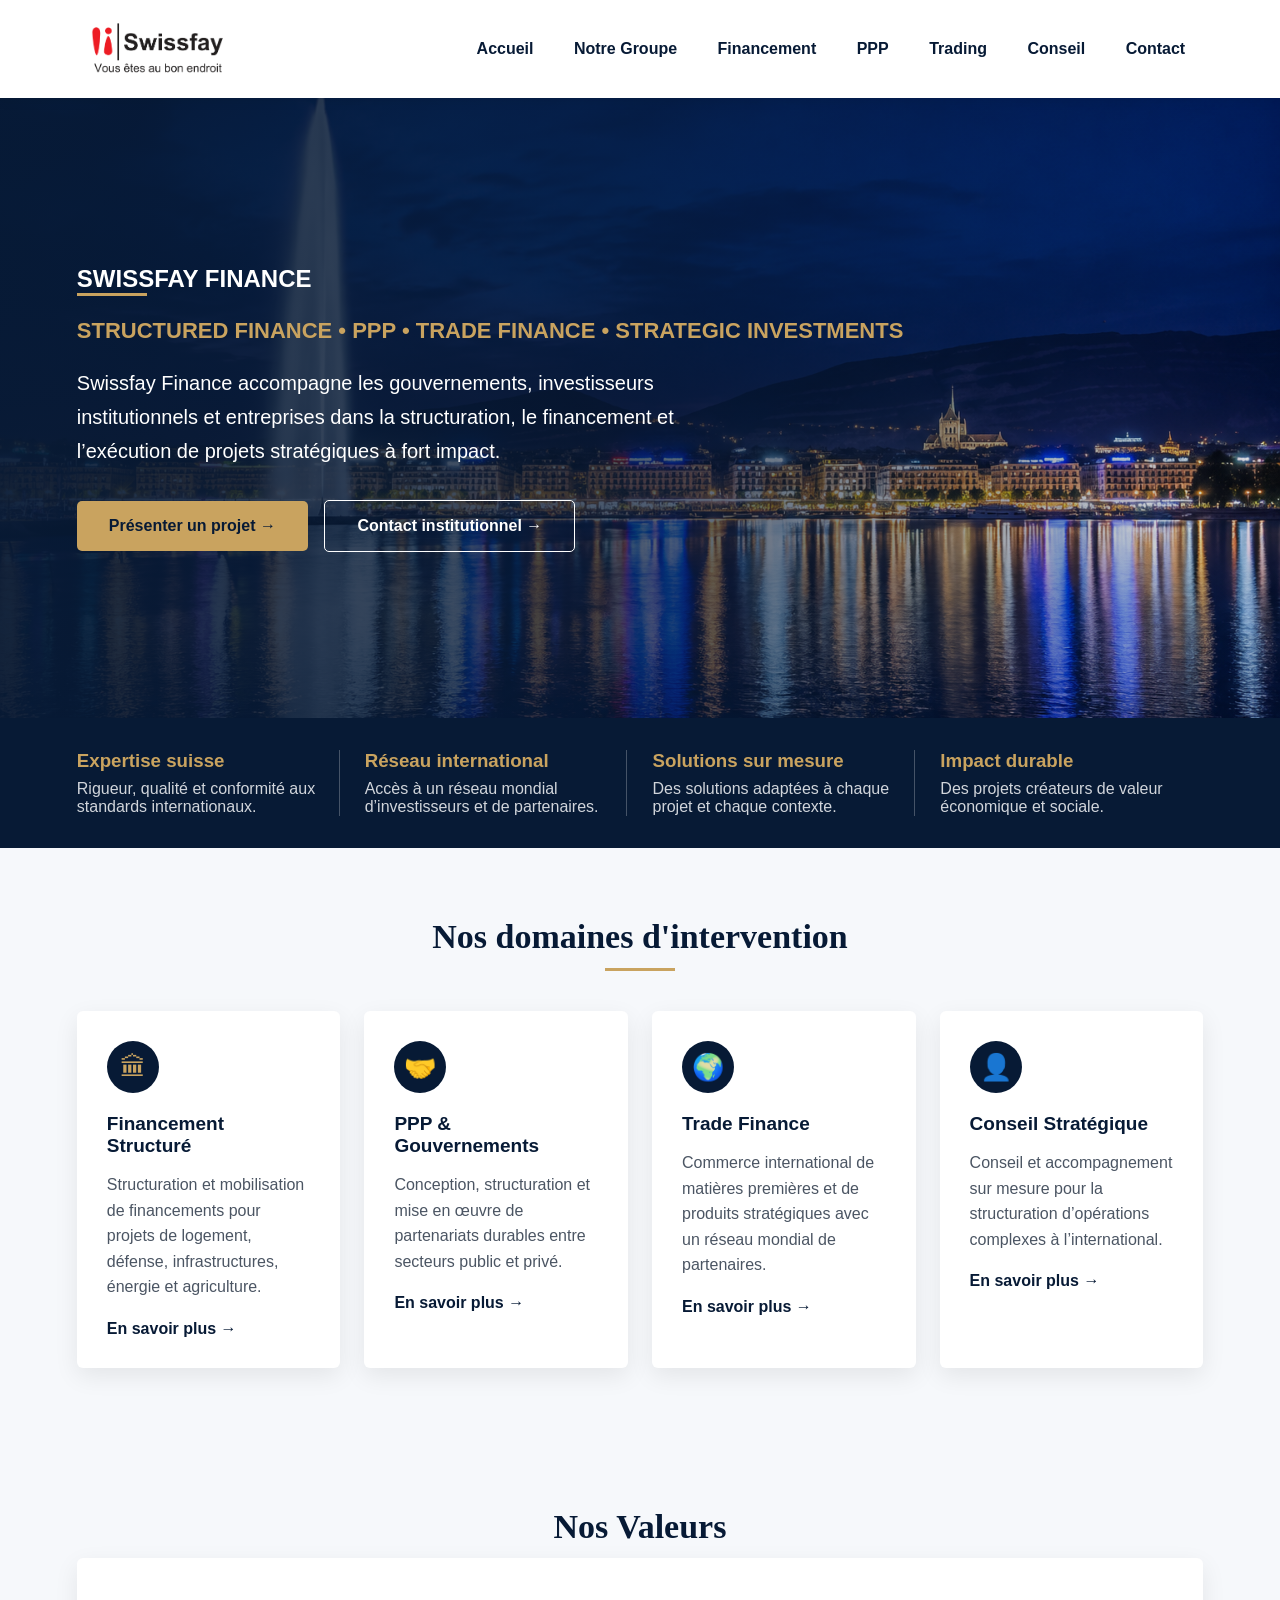
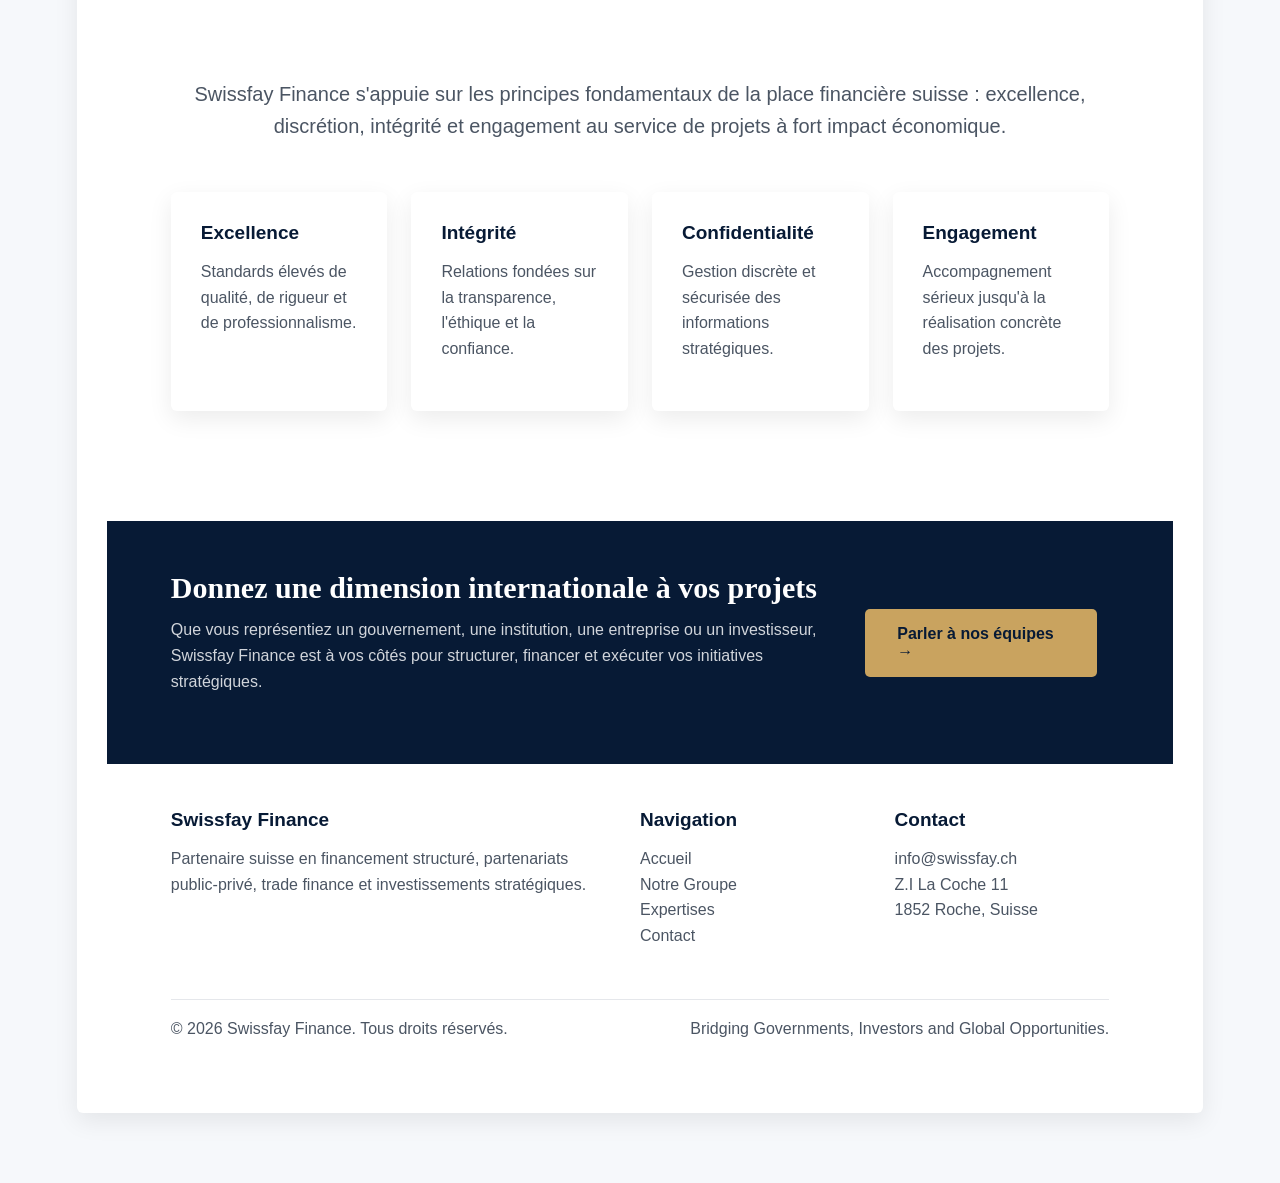
<file: index.html>
<!DOCTYPE html>
<html lang="fr">
<head>
<meta charset="UTF-8">
<meta name="viewport" content="width=device-width, initial-scale=1.0">
<title>Swissfay Finance</title>

<style>
*{margin:0;padding:0;box-sizing:border-box}
body{font-family:Arial,Helvetica,sans-serif;background:#f6f8fb;color:#071a35}
a{text-decoration:none;color:inherit}
.container{width:88%;max-width:1250px;margin:auto}

header{background:#fff;padding:18px 0;box-shadow:0 2px 12px rgba(0,0,0,.08);position:sticky;top:0;z-index:10}
.header-inner{display:flex;align-items:center;justify-content:space-between}
.logo-wrap{display:flex;align-items:center;gap:14px}
.logo-wrap img{height:62px}
.logo-text strong{font-size:24px;color:#071a35}
.logo-text span{display:block;font-size:14px;color:#6b7280}
nav a{margin:0 18px;font-weight:700;color:#071a35}
nav a:hover{color:#c9a35f}
.header-btn{background:#071a35;color:#fff;padding:15px 28px;border-radius:6px;font-weight:700}

.hero{
min-height:620px;
background:
linear-gradient(90deg,rgba(7,26,53,.95),rgba(7,26,53,.70),rgba(7,26,53,.10)),
url("geneve-night.png");
background-size:cover;
background-position:center;
color:white;
display:flex;
align-items:center;
}
}
.hero h1{font-size:62px;letter-spacing:3px;font-family:Georgia,serif;margin-bottom:20px}
.gold-line{width:70px;height:3px;background:#c9a35f;margin-bottom:22px}
.hero h2{font-size:22px;color:#c9a35f;margin-bottom:22px;text-transform:uppercase}
.hero p{font-size:20px;line-height:1.7;max-width:680px;margin-bottom:32px}
.btn{display:inline-block;padding:16px 32px;border-radius:5px;font-weight:800;margin-right:12px}
.btn.gold{background:#c9a35f;color:#071a35}
.btn.outline{border:1px solid white;color:white}

.trust{background:#071a35;color:white;padding:32px 0}
.trust-grid{display:grid;grid-template-columns:repeat(4,1fr);gap:25px}
.trust-item{border-right:1px solid rgba(255,255,255,.25);padding-right:20px}
.trust-item:last-child{border-right:0}
.trust-item h3{color:#c9a35f;margin-bottom:8px}
.trust-item p{color:#d1d5db}

.section{padding:70px 0}
.section h2{text-align:center;font-size:34px;font-family:Georgia,serif;margin-bottom:12px}
.section-line{width:70px;height:3px;background:#c9a35f;margin:0 auto 40px}
.cards{display:grid;grid-template-columns:repeat(4,1fr);gap:24px}
.card{background:white;padding:30px;border-radius:6px;box-shadow:0 8px 24px rgba(0,0,0,.08)}
.icon{width:52px;height:52px;border-radius:50%;background:#071a35;color:#c9a35f;display:flex;align-items:center;justify-content:center;font-size:26px;margin-bottom:20px}
.card h3{font-size:19px;margin-bottom:15px}
.card p{color:#4b5563;line-height:1.6;margin-bottom:20px}
.card a{font-weight:800;color:#071a35}

.stats{background:white;border:1px solid #e5e7eb;padding:25px;display:grid;grid-template-columns:repeat(4,1fr);gap:20px;text-align:center}
.stat strong{font-size:28px;color:#071a35}
.stat span{display:block;color:#6b7280;margin-top:6px}

.cta{background:#071a35;color:white;padding:50px 0;margin-top:40px}
.cta-inner{display:flex;align-items:center;justify-content:space-between;gap:30px}
.cta h2{text-align:left;color:white;font-size:30px}
.cta p{color:#d1d5db;max-width:700px;margin-top:10px}

footer{background:white;padding:45px 0;color:#4b5563}
.footer-grid{display:grid;grid-template-columns:2fr 1fr 1fr;gap:40px}
footer h3{color:#071a35;margin-bottom:15px}
.footer-bottom{border-top:1px solid #e5e7eb;margin-top:30px;padding-top:20px;display:flex;justify-content:space-between}

@media(max-width:900px){
.header-inner{flex-direction:column;gap:15px}
nav{text-align:center}
nav a{display:inline-block;margin:8px}
.hero h1{font-size:42px}
.trust-grid,.cards,.stats,.footer-grid{grid-template-columns:1fr}
.cta-inner{flex-direction:column;text-align:center}
.cta h2{text-align:center}
}
</style>
</head>

<body>

<header>
<div class="container header-inner">

<div class="logo-wrap">
<img src="content.png" alt="Swissfay Finance">

</div>

<nav>
<a href="index.html">Accueil</a>
<a href="notre-groupe.html">Notre Groupe</a>
<a href="financement.html">Financement</a>
<a href="ppp.html">PPP</a>
<a href="trading.html">Trading</a>
<a href="conseil.html">Conseil</a>
<a href="contact.html">Contact</a>
</nav>

</div>
</header>

<section class="hero" id="accueil">
<div class="container">
<h1>SWISSFAY FINANCE</h1>
<div class="gold-line"></div>
<h2>Structured Finance • PPP • Trade Finance • Strategic Investments</h2>
<p>
Swissfay Finance accompagne les gouvernements, investisseurs institutionnels et entreprises
dans la structuration, le financement et l’exécution de projets stratégiques à fort impact.
</p>
<a class="btn gold" href="mailto:info@swissfay.ch">Présenter un projet →</a>
<a class="btn outline" href="mailto:info@swissfay.ch">Contact institutionnel →</a>
</div>
</section>

<section class="trust">
<div class="container trust-grid">
<div class="trust-item">
<h3>Expertise suisse</h3>
<p>Rigueur, qualité et conformité aux standards internationaux.</p>
</div>
<div class="trust-item">
<h3>Réseau international</h3>
<p>Accès à un réseau mondial d’investisseurs et de partenaires.</p>
</div>
<div class="trust-item">
<h3>Solutions sur mesure</h3>
<p>Des solutions adaptées à chaque projet et chaque contexte.</p>
</div>
<div class="trust-item">
<h3>Impact durable</h3>
<p>Des projets créateurs de valeur économique et sociale.</p>
</div>
</div>
</section>

<section class="section" id="expertises">
<div class="container">
<h2>Nos domaines d'intervention</h2>
<div class="section-line"></div>

<div class="cards">
<div class="card">
<div class="icon">🏛</div>
<h3>Financement Structuré</h3>
<p>Structuration et mobilisation de financements pour projets de logement, défense, infrastructures, énergie et agriculture.</p>
<a href="#">En savoir plus →</a>
</div>

<div class="card">
<div class="icon">🤝</div>
<h3>PPP & Gouvernements</h3>
<p>Conception, structuration et mise en œuvre de partenariats durables entre secteurs public et privé.</p>
<a href="#">En savoir plus →</a>
</div>

<div class="card">
<div class="icon">🌍</div>
<h3>Trade Finance</h3>
<p>Commerce international de matières premières et de produits stratégiques avec un réseau mondial de partenaires.</p>
<a href="#">En savoir plus →</a>
</div>

<div class="card">
<div class="icon">👤</div>
<h3>Conseil Stratégique</h3>
<p>Conseil et accompagnement sur mesure pour la structuration d’opérations complexes à l’international.</p>
<a href="#">En savoir plus →</a>
</div>
</div>
</div>
</section>
  <section class="section">
  <div class="container">
    <h2>Nos Valeurs</h2>

    <div class="grid">
      <div class="card">

<section class="section">
<div class="container">


<p style="text-align:center;max-width:900px;margin:20px auto 50px auto;font-size:20px;">
Swissfay Finance s'appuie sur les principes fondamentaux de la place financière suisse :
excellence, discrétion, intégrité et engagement au service de projets à fort impact économique.
</p>

<div class="cards">

<div class="card">
<h3>Excellence</h3>
<p>Standards élevés de qualité, de rigueur et de professionnalisme.</p>
</div>

<div class="card">
<h3>Intégrité</h3>
<p>Relations fondées sur la transparence, l'éthique et la confiance.</p>
</div>

<div class="card">
<h3>Confidentialité</h3>
<p>Gestion discrète et sécurisée des informations stratégiques.</p>
</div>

<div class="card">
<h3>Engagement</h3>
<p>Accompagnement sérieux jusqu'à la réalisation concrète des projets.</p>
</div>

</div>

</div>
</section>

<section class="cta" id="contact">
<div class="container cta-inner">
<div>
<h2>Donnez une dimension internationale à vos projets</h2>
<p>
Que vous représentiez un gouvernement, une institution, une entreprise ou un investisseur,
Swissfay Finance est à vos côtés pour structurer, financer et exécuter vos initiatives stratégiques.
</p>
</div>
<a class="btn gold" href="mailto:info@swissfay.ch">Parler à nos équipes →</a>
</div>
</section>

<footer>
<div class="container footer-grid">
<div>
<h3>Swissfay Finance</h3>
<p>Partenaire suisse en financement structuré, partenariats public-privé, trade finance et investissements stratégiques.</p>
</div>
<div>
<h3>Navigation</h3>
<p>Accueil<br>Notre Groupe<br>Expertises<br>Contact</p>
</div>
<div>
<h3>Contact</h3>
<p>info@swissfay.ch<br>Z.I La Coche 11<br>1852 Roche, Suisse</p>
</div>
</div>

<div class="container footer-bottom">
<span>© 2026 Swissfay Finance. Tous droits réservés.</span>
<span>Bridging Governments, Investors and Global Opportunities.</span>
</div>
</footer>

</body>
</html>
</file>
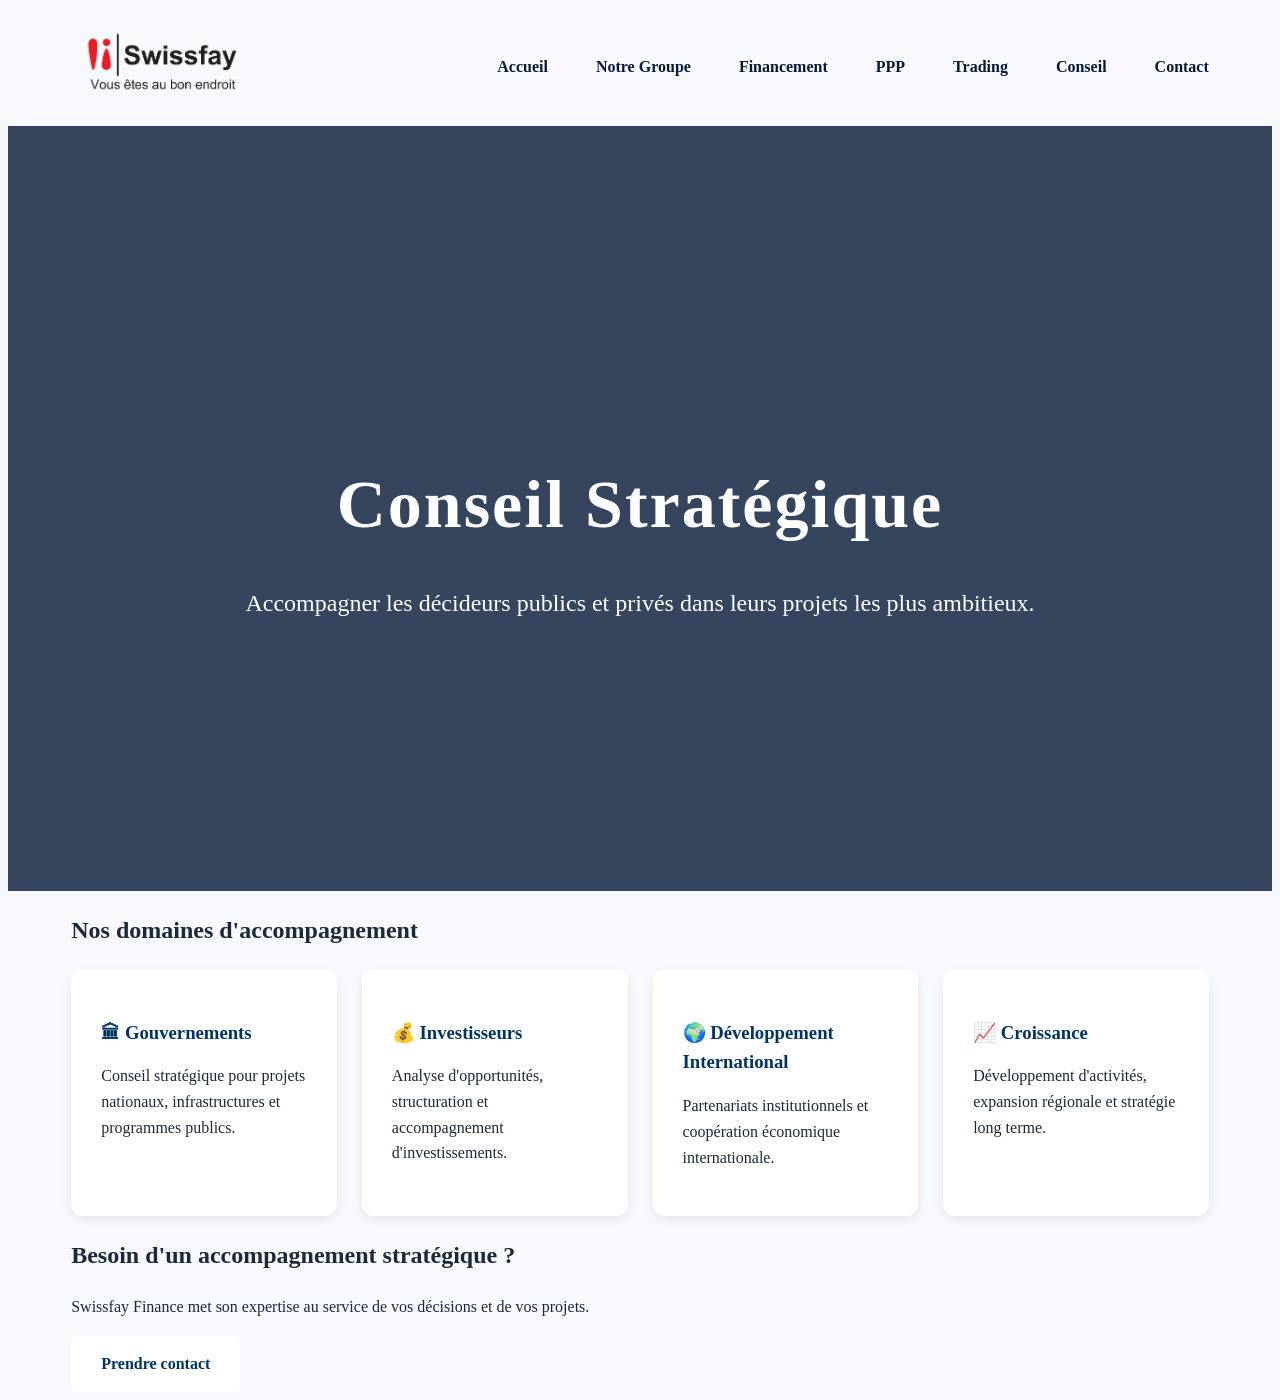
<file: conseil.html>
<!DOCTYPE html>
<html lang="fr">
<head>
<meta charset="UTF-8">
<meta name="viewport" content="width=device-width, initial-scale=1.0">
<title>Conseil Stratégique | Swissfay Finance</title>
<link rel="stylesheet" href="style.css">
</head>

<body>
 <header>
<div class="container" style="display:flex;justify-content:space-between;align-items:center;padding:20px 0;">

<div>
<img src="content.png" alt="Swissfay Finance" style="height:70px;">
</div>

<nav style="display:flex;gap:28px;align-items:center;">
<a href="index.html">Accueil</a>
<a href="notre-groupe.html">Notre Groupe</a>
<a href="financement.html">Financement</a>
<a href="ppp.html">PPP</a>
<a href="trading.html">Trading</a>
<a href="conseil.html">Conseil</a>
<a href="contact.html">Contact</a>
</nav>

</div>
</header>

<section class="hero" style="
background:linear-gradient(rgba(4,24,54,.80),rgba(4,24,54,.80)),
url('https://images.unsplash.com/photo-1552664730-d307ca884978?auto=format&fit=crop&w=1800&q=80');
background-size:cover;
background-position:center;
height:550px;
display:flex;
align-items:center;
justify-content:center;
text-align:center;
color:white;">
<div>
<h1 style="font-size:68px;">Conseil Stratégique</h1>
<p style="font-size:24px;max-width:900px;margin:auto;">
Accompagner les décideurs publics et privés dans leurs projets les plus ambitieux.
</p>
</div>
</section>

<section class="section">
<div class="container">
<h2>Nos domaines d'accompagnement</h2>

<div class="grid">
<div class="card"><h3>🏛 Gouvernements</h3><p>Conseil stratégique pour projets nationaux, infrastructures et programmes publics.</p></div>
<div class="card"><h3>💰 Investisseurs</h3><p>Analyse d'opportunités, structuration et accompagnement d'investissements.</p></div>
<div class="card"><h3>🌍 Développement International</h3><p>Partenariats institutionnels et coopération économique internationale.</p></div>
<div class="card"><h3>📈 Croissance</h3><p>Développement d'activités, expansion régionale et stratégie long terme.</p></div>
</div>
</div>
</section>

<section class="cta">
<div class="container">
<h2>Besoin d'un accompagnement stratégique ?</h2>
<p>Swissfay Finance met son expertise au service de vos décisions et de vos projets.</p>
<a href="mailto:info@swissfay.ch" class="btn">Prendre contact</a>
</div>
</section>

</body>
</html>
</file>
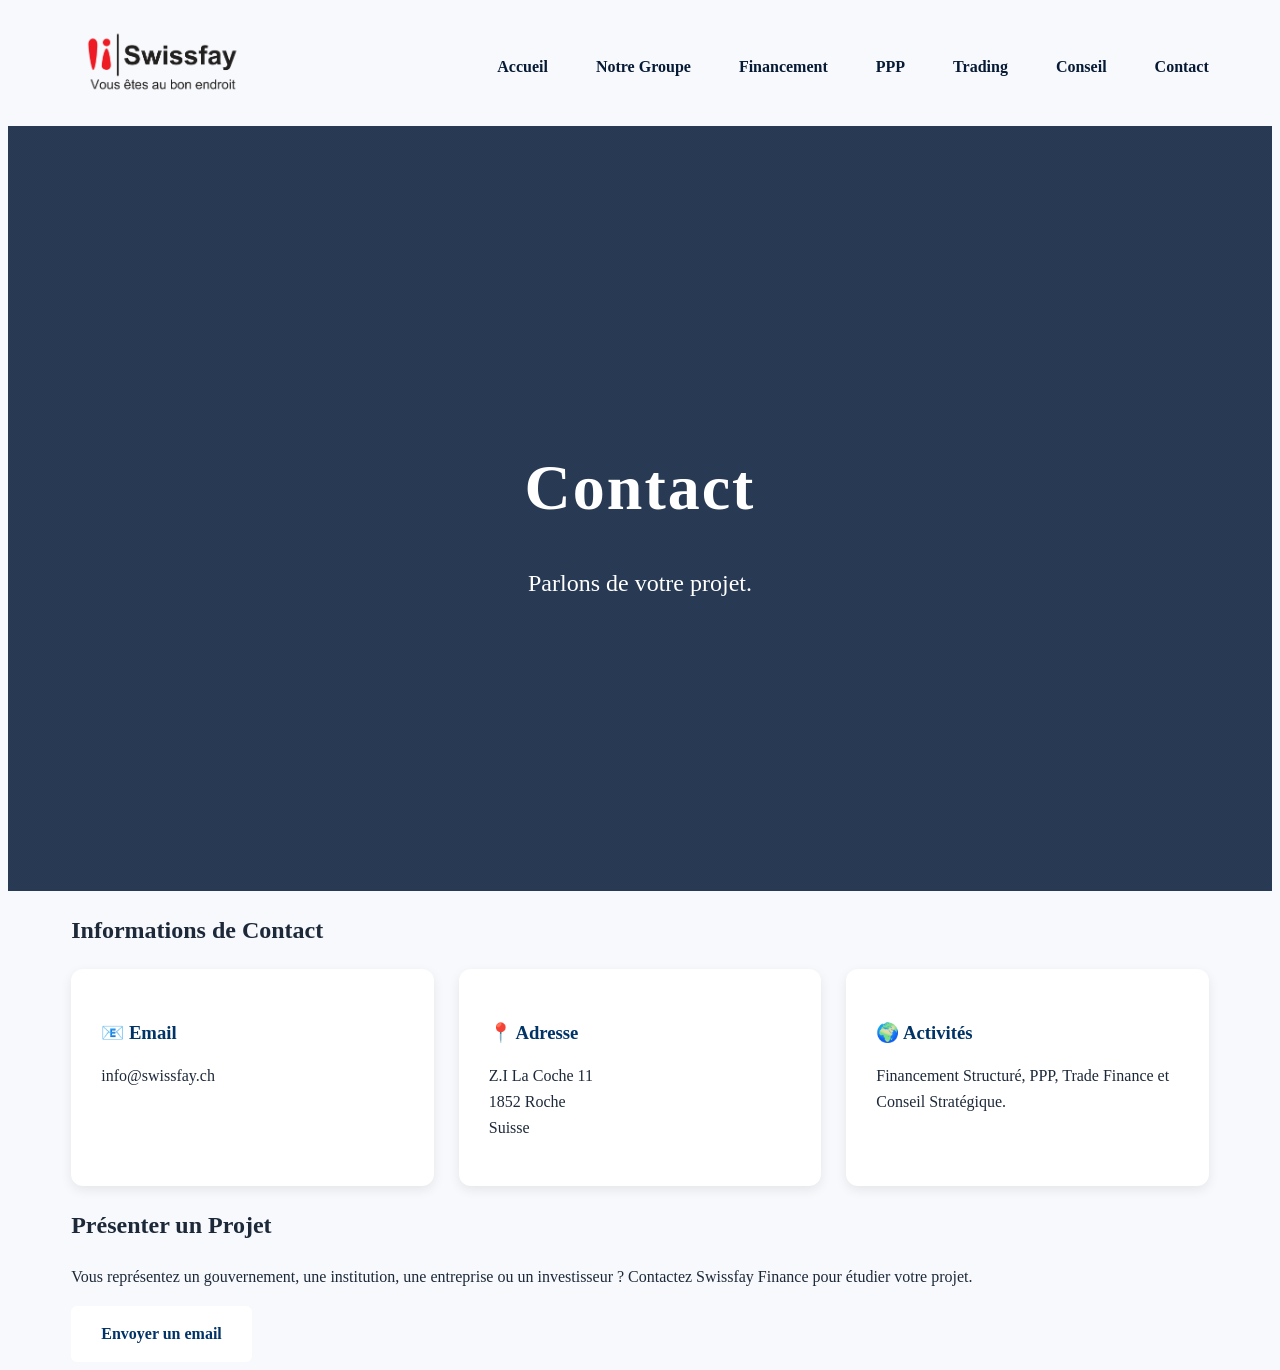
<file: contact.html>
<!DOCTYPE html>
<html lang="fr">
<head>
<meta charset="UTF-8">
<meta name="viewport" content="width=device-width, initial-scale=1.0">
<title>Contact | Swissfay Finance</title>
<link rel="stylesheet" href="style.css">
</head>

<body>
<header>
<div class="container" style="display:flex;justify-content:space-between;align-items:center;padding:20px 0;">

<div>
<img src="content.png" alt="Swissfay Finance" style="height:70px;">
</div>

<nav style="display:flex;gap:28px;align-items:center;">
<a href="index.html">Accueil</a>
<a href="notre-groupe.html">Notre Groupe</a>
<a href="financement.html">Financement</a>
<a href="ppp.html">PPP</a>
<a href="trading.html">Trading</a>
<a href="conseil.html">Conseil</a>
<a href="contact.html">Contact</a>
</nav>

</div>
</header>

<section class="hero" style="
background:linear-gradient(rgba(4,24,54,.85),rgba(4,24,54,.85)),
url('https://images.unsplash.com/photo-1521791136064-7986c2920216?auto=format&fit=crop&w=1800&q=80');
background-size:cover;
background-position:center;
height:520px;
display:flex;
align-items:center;
justify-content:center;
text-align:center;
color:white;">
<div>
<h1 style="font-size:64px;">Contact</h1>
<p style="font-size:24px;">Parlons de votre projet.</p>
</div>
</section>

<section class="section">
<div class="container">
<h2>Informations de Contact</h2>

<div class="grid">
<div class="card">
<h3>📧 Email</h3>
<p>info@swissfay.ch</p>
</div>

<div class="card">
<h3>📍 Adresse</h3>
<p>Z.I La Coche 11<br>1852 Roche<br>Suisse</p>
</div>

<div class="card">
<h3>🌍 Activités</h3>
<p>Financement Structuré, PPP, Trade Finance et Conseil Stratégique.</p>
</div>
</div>
</div>
</section>

<section class="cta">
<div class="container">
<h2>Présenter un Projet</h2>
<p>
Vous représentez un gouvernement, une institution, une entreprise ou un investisseur ?
Contactez Swissfay Finance pour étudier votre projet.
</p>
<a href="mailto:info@swissfay.ch" class="btn">Envoyer un email</a>
</div>
</section>

</body>
</html>
</file>
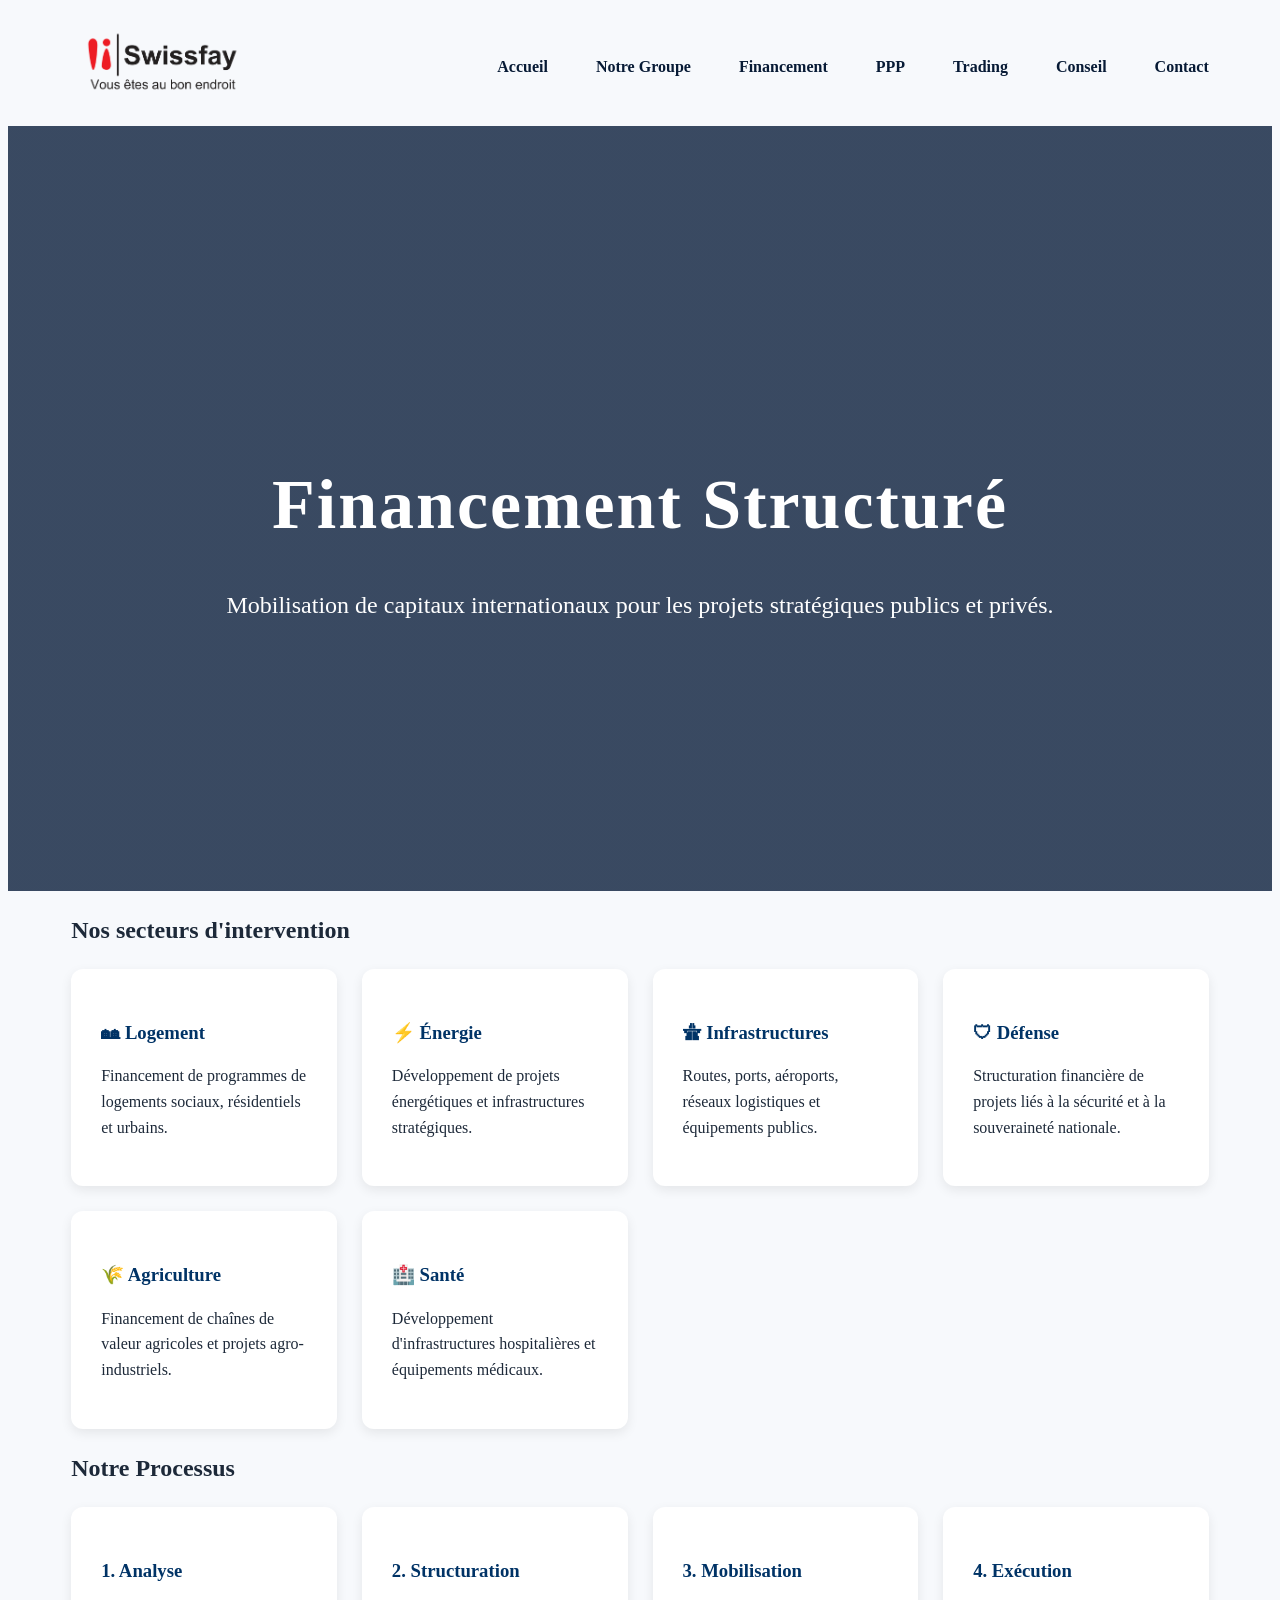
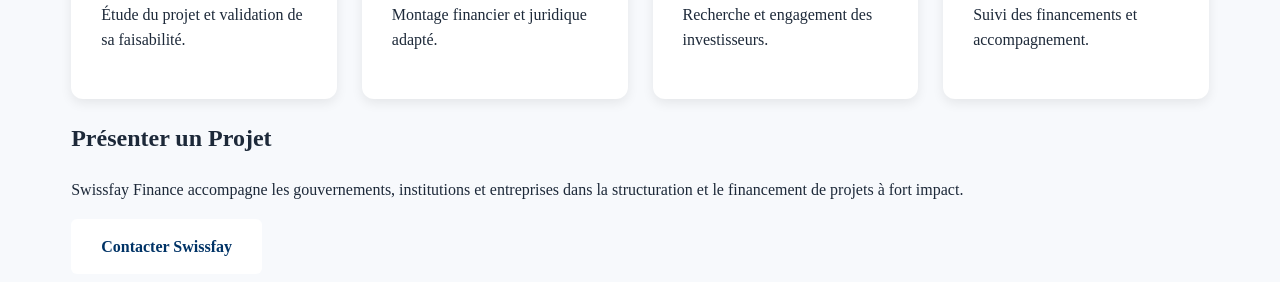
<file: financement.html>
<!DOCTYPE html>
<html lang="fr">

<head>
<meta charset="UTF-8">
<meta name="viewport" content="width=device-width, initial-scale=1.0">
<title>Financement Structuré | Swissfay Finance</title>
<link rel="stylesheet" href="style.css">
</head>

<body>
<header>
<div class="container" style="display:flex;justify-content:space-between;align-items:center;padding:20px 0;">

<div>
<img src="content.png" alt="Swissfay Finance" style="height:70px;">
</div>

<nav style="display:flex;gap:28px;align-items:center;">
<a href="index.html">Accueil</a>
<a href="notre-groupe.html">Notre Groupe</a>
<a href="financement.html">Financement</a>
<a href="ppp.html">PPP</a>
<a href="trading.html">Trading</a>
<a href="conseil.html">Conseil</a>
<a href="contact.html">Contact</a>
</nav>

</div>
</header>

<section class="hero"
style="
background:
linear-gradient(rgba(4,24,54,.78),rgba(4,24,54,.78)),
url('https://images.unsplash.com/photo-1460317442991-0ec209397118?auto=format&fit=crop&w=1800&q=80');
background-size:cover;
background-position:center;
height:600px;
display:flex;
align-items:center;
justify-content:center;
text-align:center;
color:white;
">

<div>

<h1 style="font-size:70px;">
Financement Structuré
</h1>

<p style="font-size:24px;max-width:900px;margin:auto;">
Mobilisation de capitaux internationaux pour les projets
stratégiques publics et privés.
</p>

</div>

</section>

<section class="section">
<div class="container">

<h2>Nos secteurs d'intervention</h2>

<div class="grid">

<div class="card">
<h3>🏘 Logement</h3>
<p>
Financement de programmes de logements sociaux,
résidentiels et urbains.
</p>
</div>

<div class="card">
<h3>⚡ Énergie</h3>
<p>
Développement de projets énergétiques
et infrastructures stratégiques.
</p>
</div>

<div class="card">
<h3>🛣 Infrastructures</h3>
<p>
Routes, ports, aéroports,
réseaux logistiques et équipements publics.
</p>
</div>

<div class="card">
<h3>🛡 Défense</h3>
<p>
Structuration financière de projets liés
à la sécurité et à la souveraineté nationale.
</p>
</div>

<div class="card">
<h3>🌾 Agriculture</h3>
<p>
Financement de chaînes de valeur agricoles
et projets agro-industriels.
</p>
</div>

<div class="card">
<h3>🏥 Santé</h3>
<p>
Développement d'infrastructures hospitalières
et équipements médicaux.
</p>
</div>

</div>

</div>
</section>

<section class="section">

<div class="container">

<h2>Notre Processus</h2>

<div class="grid">

<div class="card">
<h3>1. Analyse</h3>
<p>Étude du projet et validation de sa faisabilité.</p>
</div>

<div class="card">
<h3>2. Structuration</h3>
<p>Montage financier et juridique adapté.</p>
</div>

<div class="card">
<h3>3. Mobilisation</h3>
<p>Recherche et engagement des investisseurs.</p>
</div>

<div class="card">
<h3>4. Exécution</h3>
<p>Suivi des financements et accompagnement.</p>
</div>

</div>

</div>

</section>

<section class="cta">

<div class="container">

<h2>Présenter un Projet</h2>

<p>
Swissfay Finance accompagne les gouvernements,
institutions et entreprises dans la structuration
et le financement de projets à fort impact.
</p>

<a href="mailto:info@swissfay.ch" class="btn">
Contacter Swissfay
</a>

</div>

</section>

</body>
</html>
</file>
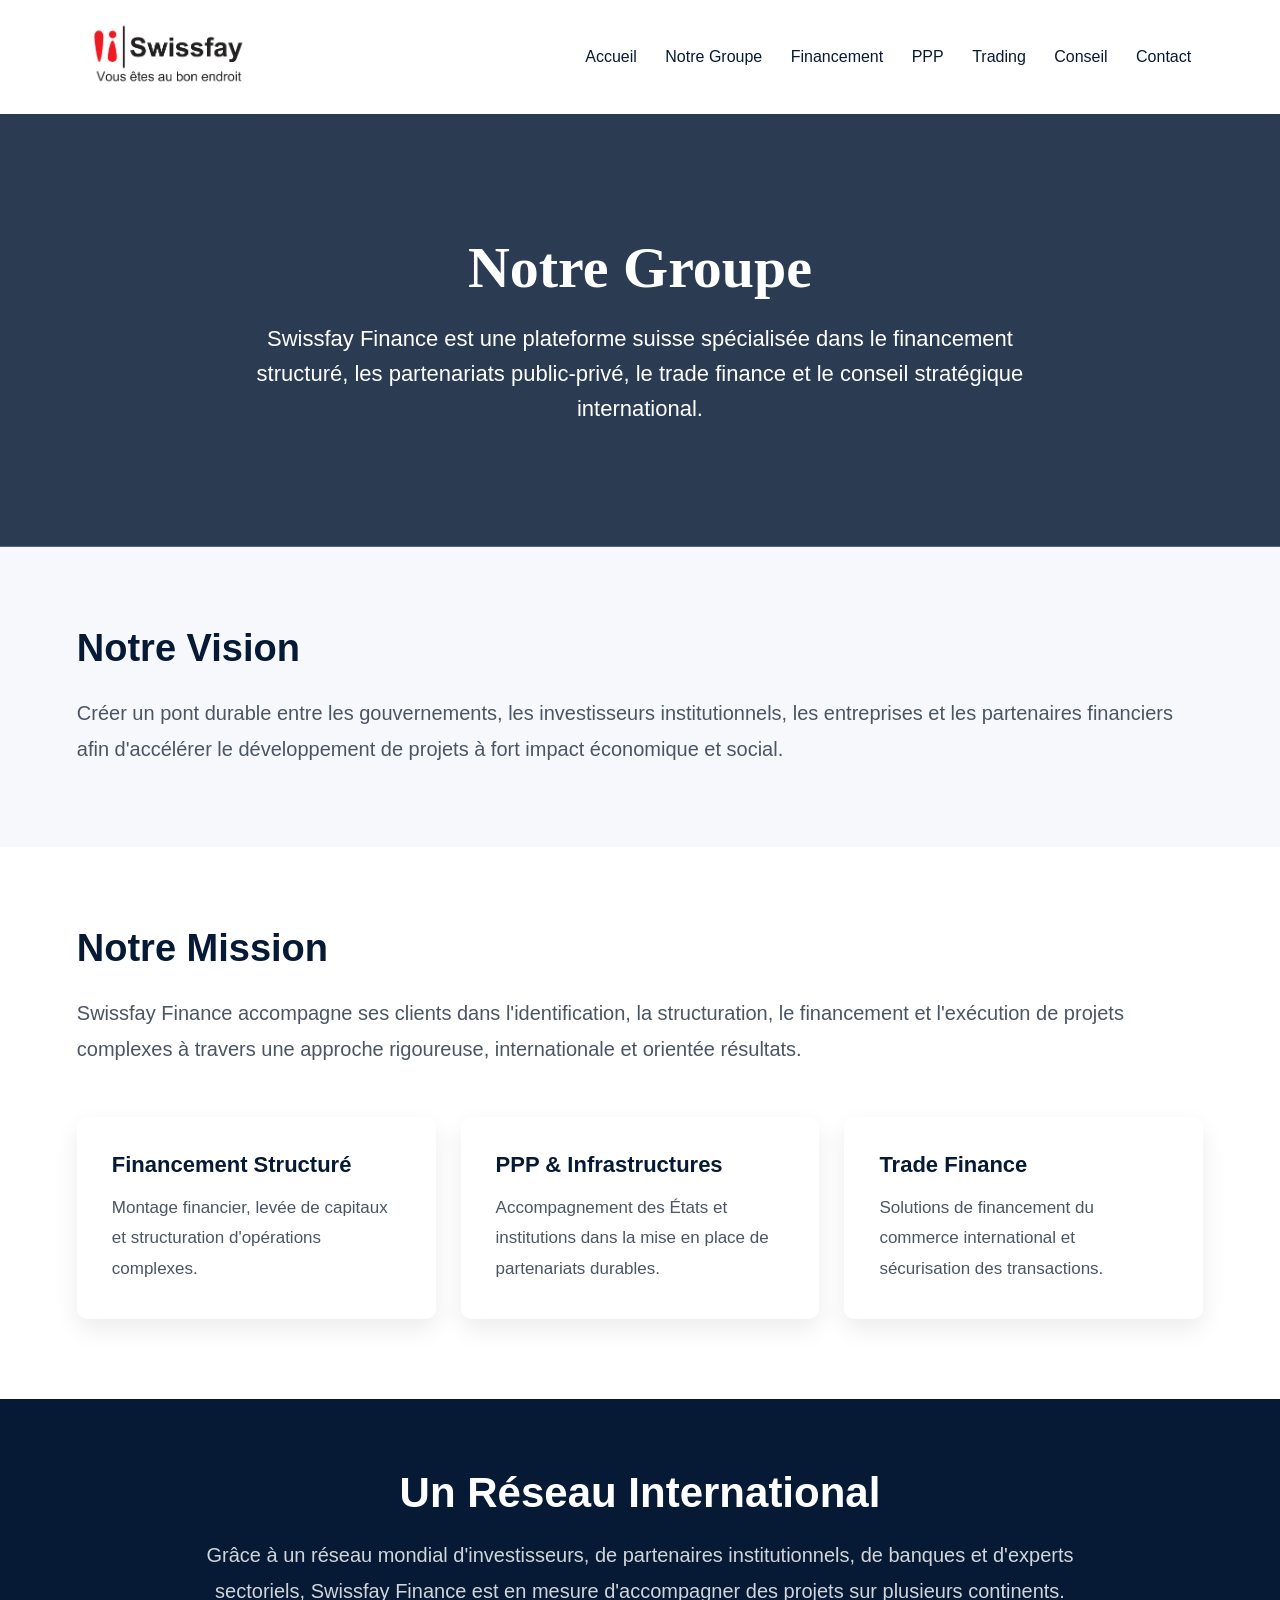
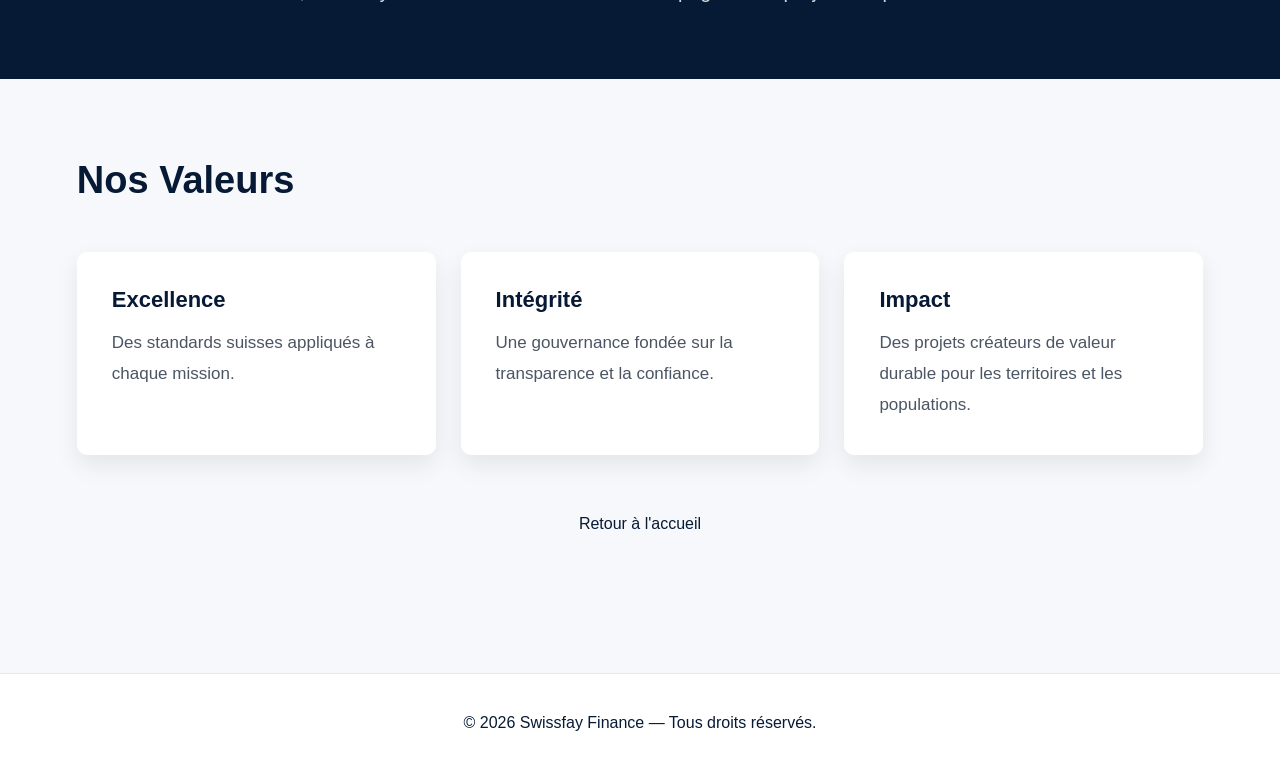
<file: notre-groupe.html>
<!DOCTYPE html>
<html lang="fr">
<head>
<meta charset="UTF-8">
<meta name="viewport" content="width=device-width, initial-scale=1.0">
<title>Notre Groupe | Swissfay Finance</title>

<style>
*{margin:0;padding:0;box-sizing:border-box}
body{font-family:Arial,Helvetica,sans-serif;background:#f7f8fb;color:#071a35}
a{text-decoration:none;color:inherit}

.container{
width:88%;
max-width:1200px;
margin:auto;
}

header{
background:white;
padding:20px 0;
box-shadow:0 2px 10px rgba(0,0,0,.08);
}

.hero{
background:
linear-gradient(rgba(7,26,53,.85),rgba(7,26,53,.85)),
url("https://images.unsplash.com/photo-1512453979798-5ea266f8880c?auto=format&fit=crop&w=1800&q=80");
background-size:cover;
background-position:center;
color:white;
padding:120px 0;
text-align:center;
}

.hero h1{
font-size:58px;
margin-bottom:20px;
font-family:Georgia,serif;
}

.hero p{
font-size:22px;
max-width:800px;
margin:auto;
line-height:1.6;
}

.section{
padding:80px 0;
}

.section h2{
font-size:38px;
margin-bottom:25px;
color:#071a35;
}

.section p{
font-size:20px;
line-height:1.8;
color:#4b5563;
}

.grid{
display:grid;
grid-template-columns:repeat(3,1fr);
gap:25px;
margin-top:50px;
}

.card{
background:white;
padding:35px;
border-radius:10px;
box-shadow:0 10px 25px rgba(0,0,0,.08);
}

.card h3{
color:#071a35;
margin-bottom:15px;
font-size:22px;
}

.card p{
font-size:17px;
}

.banner{
background:#071a35;
color:white;
padding:70px 0;
text-align:center;
}

.banner h2{
font-size:42px;
margin-bottom:20px;
}

.banner p{
max-width:900px;
margin:auto;
font-size:20px;
line-height:1.8;
color:#d1d5db;
}

footer{
background:white;
padding:40px;
text-align:center;
border-top:1px solid #e5e7eb;
}

@media(max-width:900px){
.grid{
grid-template-columns:1fr;
}
.hero h1{
font-size:42px;
}
}
</style>
</head>

<body>
  <header>
<div class="container" style="display:flex;justify-content:space-between;align-items:center;">

<div>
<img src="content.png" alt="Swissfay Finance" style="height:70px;">
</div>

<nav>
<a href="index.html" style="margin:0 12px;">Accueil</a>
<a href="notre-groupe.html" style="margin:0 12px;">Notre Groupe</a>
<a href="financement.html" style="margin:0 12px;">Financement</a>
<a href="ppp.html" style="margin:0 12px;">PPP</a>
<a href="trading.html" style="margin:0 12px;">Trading</a>
<a href="conseil.html" style="margin:0 12px;">Conseil</a>
<a href="contact.html" style="margin:0 12px;">Contact</a>
</nav>

</div>
</header>

<section class="hero">
<div class="container">
<h1>Notre Groupe</h1>
<p>
Swissfay Finance est une plateforme suisse spécialisée dans le financement structuré,
les partenariats public-privé, le trade finance et le conseil stratégique international.
</p>
</div>
</section>

<section class="section">
<div class="container">

<h2>Notre Vision</h2>

<p>
Créer un pont durable entre les gouvernements, les investisseurs institutionnels,
les entreprises et les partenaires financiers afin d'accélérer le développement
de projets à fort impact économique et social.
</p>

</div>
</section>

<section class="section" style="background:white;">
<div class="container">

<h2>Notre Mission</h2>

<p>
Swissfay Finance accompagne ses clients dans l'identification, la structuration,
le financement et l'exécution de projets complexes à travers une approche rigoureuse,
internationale et orientée résultats.
</p>

<div class="grid">

<div class="card">
<h3>Financement Structuré</h3>
<p>
Montage financier, levée de capitaux et structuration d'opérations complexes.
</p>
</div>

<div class="card">
<h3>PPP & Infrastructures</h3>
<p>
Accompagnement des États et institutions dans la mise en place de partenariats durables.
</p>
</div>

<div class="card">
<h3>Trade Finance</h3>
<p>
Solutions de financement du commerce international et sécurisation des transactions.
</p>
</div>

</div>

</div>
</section>

<section class="banner">

<div class="container">

<h2>Un Réseau International</h2>

<p>
Grâce à un réseau mondial d'investisseurs, de partenaires institutionnels,
de banques et d'experts sectoriels, Swissfay Finance est en mesure
d'accompagner des projets sur plusieurs continents.
</p>

</div>

</section>

<section class="section">

<div class="container">

<h2>Nos Valeurs</h2>

<div class="grid">

<div class="card">
<h3>Excellence</h3>
<p>
Des standards suisses appliqués à chaque mission.
</p>
</div>

<div class="card">
<h3>Intégrité</h3>
<p>
Une gouvernance fondée sur la transparence et la confiance.
</p>
</div>

<div class="card">
<h3>Impact</h3>
<p>
Des projets créateurs de valeur durable pour les territoires et les populations.
</p>
</div>

</div>

</div>
  <div style="text-align:center; padding:60px 0;">
  <a href="index.html" class="btn">
    Retour à l'accueil
  </a>
</div>

</section>

<footer>
© 2026 Swissfay Finance — Tous droits réservés.
</footer>

</body>
</html>
</file>
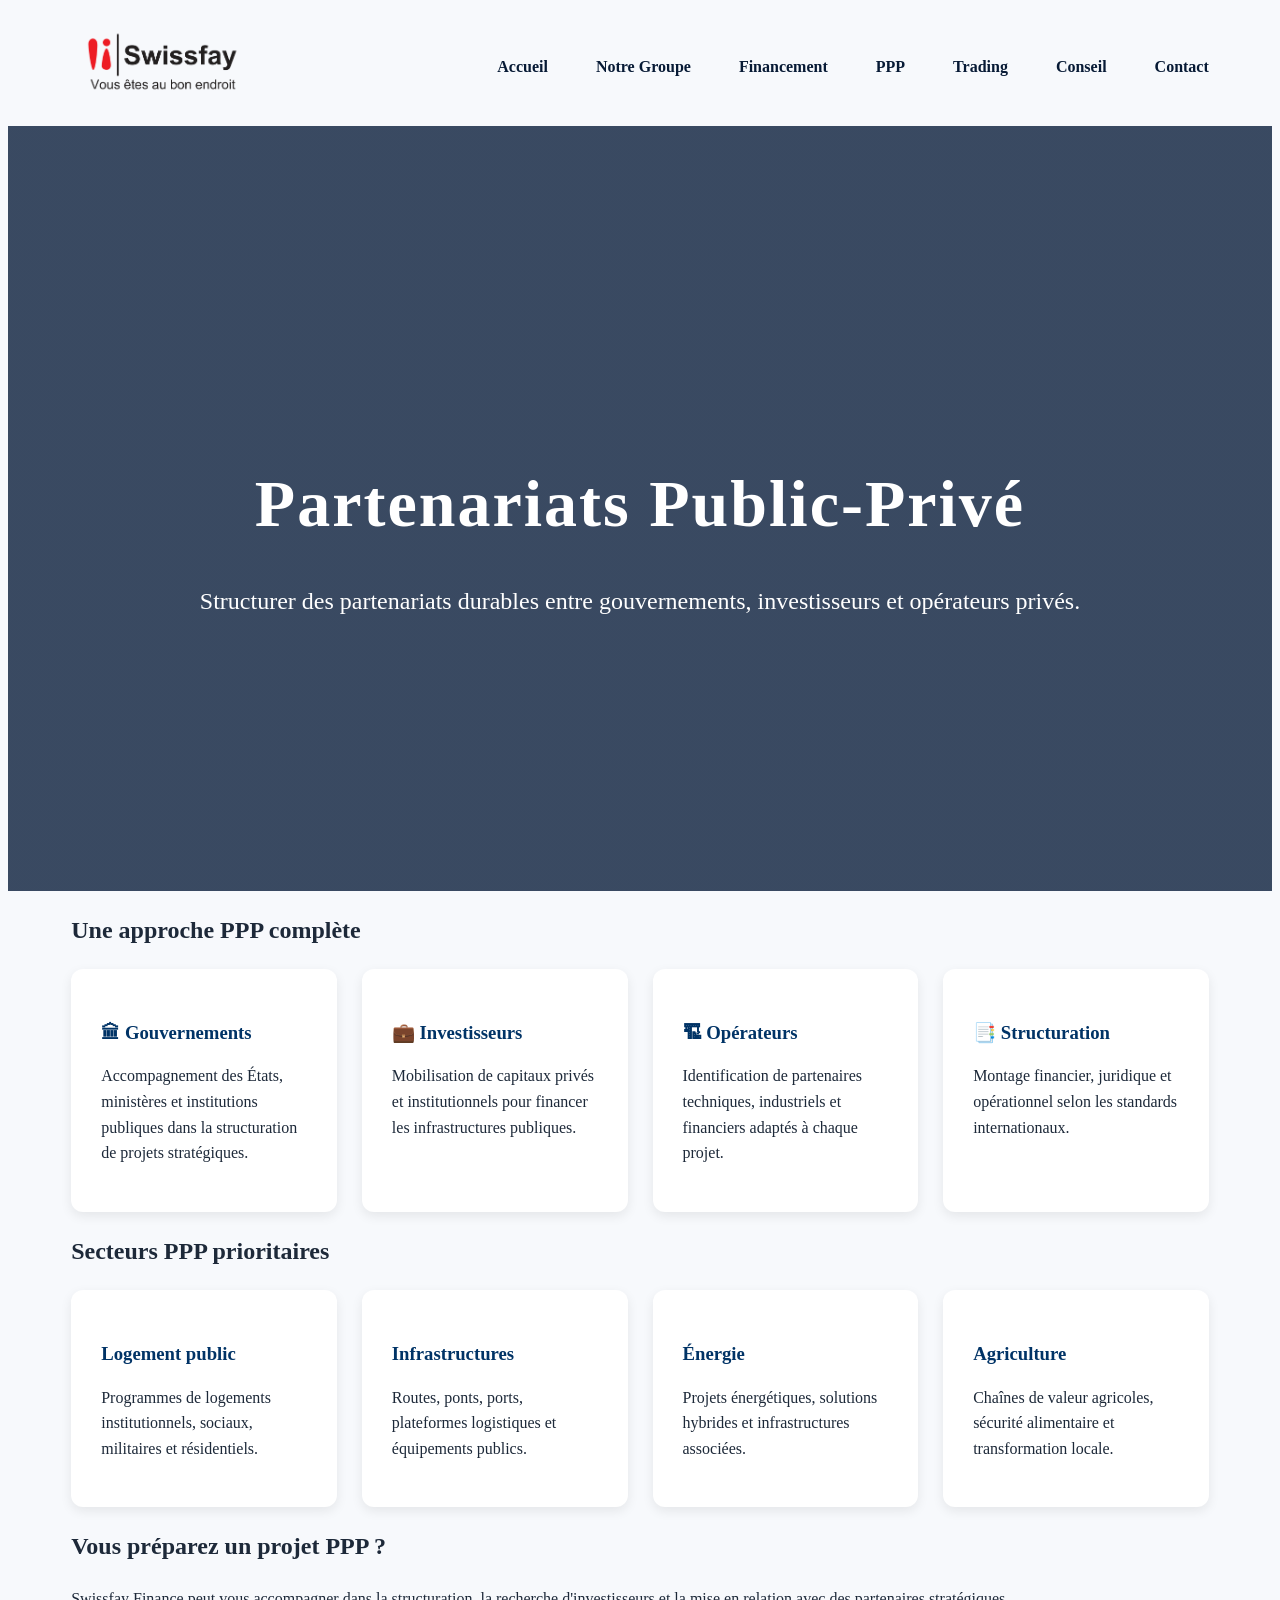
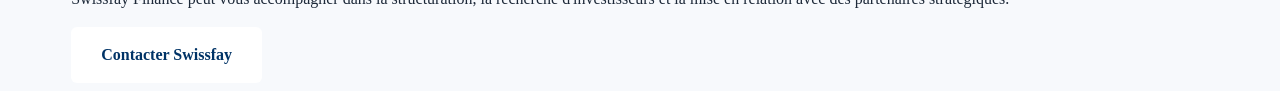
<file: ppp.html>
<!DOCTYPE html>
<html lang="fr">
<head>
<meta charset="UTF-8">
<meta name="viewport" content="width=device-width, initial-scale=1.0">
<title>PPP | Swissfay Finance</title>
<link rel="stylesheet" href="style.css">
</head>

<body>
  <header>
<div class="container" style="display:flex;justify-content:space-between;align-items:center;padding:20px 0;">

<div>
<img src="content.png" alt="Swissfay Finance" style="height:70px;">
</div>

<nav style="display:flex;gap:28px;align-items:center;">
<a href="index.html">Accueil</a>
<a href="notre-groupe.html">Notre Groupe</a>
<a href="financement.html">Financement</a>
<a href="ppp.html">PPP</a>
<a href="trading.html">Trading</a>
<a href="conseil.html">Conseil</a>
<a href="contact.html">Contact</a>
</nav>

</div>
</header>

<section class="hero" style="
background:linear-gradient(rgba(4,24,54,.78),rgba(4,24,54,.78)),
url('https://images.unsplash.com/photo-1497366754035-f200968a6e72?auto=format&fit=crop&w=1800&q=80');
background-size:cover;background-position:center;height:560px;
display:flex;align-items:center;justify-content:center;text-align:center;color:white;">
<div>
<h1 style="font-size:66px;">Partenariats Public-Privé</h1>
<p style="font-size:24px;max-width:900px;margin:auto;">
Structurer des partenariats durables entre gouvernements, investisseurs et opérateurs privés.
</p>
</div>
</section>

<section class="section">
<div class="container">
<h2>Une approche PPP complète</h2>

<div class="grid">
<div class="card"><h3>🏛 Gouvernements</h3><p>Accompagnement des États, ministères et institutions publiques dans la structuration de projets stratégiques.</p></div>
<div class="card"><h3>💼 Investisseurs</h3><p>Mobilisation de capitaux privés et institutionnels pour financer les infrastructures publiques.</p></div>
<div class="card"><h3>🏗 Opérateurs</h3><p>Identification de partenaires techniques, industriels et financiers adaptés à chaque projet.</p></div>
<div class="card"><h3>📑 Structuration</h3><p>Montage financier, juridique et opérationnel selon les standards internationaux.</p></div>
</div>
</div>
</section>

<section class="section">
<div class="container">
<h2>Secteurs PPP prioritaires</h2>

<div class="grid">
<div class="card"><h3>Logement public</h3><p>Programmes de logements institutionnels, sociaux, militaires et résidentiels.</p></div>
<div class="card"><h3>Infrastructures</h3><p>Routes, ponts, ports, plateformes logistiques et équipements publics.</p></div>
<div class="card"><h3>Énergie</h3><p>Projets énergétiques, solutions hybrides et infrastructures associées.</p></div>
<div class="card"><h3>Agriculture</h3><p>Chaînes de valeur agricoles, sécurité alimentaire et transformation locale.</p></div>
</div>
</div>
</section>

<section class="cta">
<div class="container">
<h2>Vous préparez un projet PPP ?</h2>
<p>Swissfay Finance peut vous accompagner dans la structuration, la recherche d'investisseurs et la mise en relation avec des partenaires stratégiques.</p>
<a href="mailto:info@swissfay.ch" class="btn">Contacter Swissfay</a>
</div>
</section>

</body>
</html>
</file>
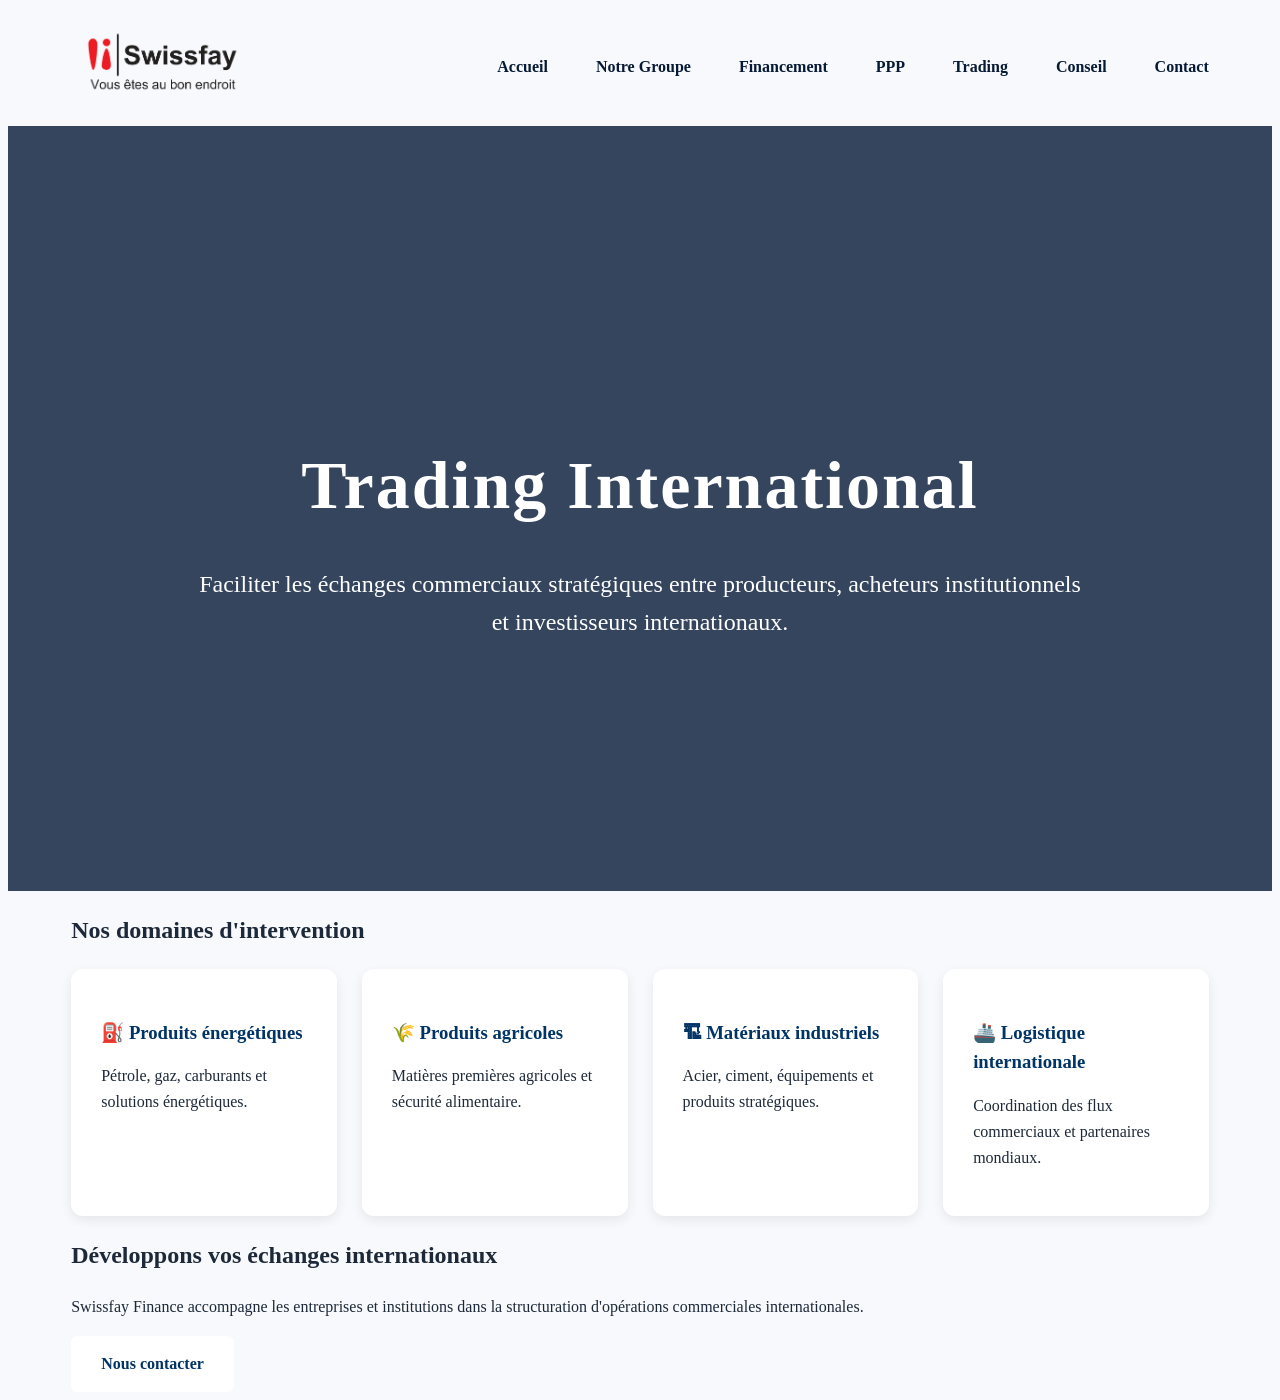
<file: trading.html>
<!DOCTYPE html>
<html lang="fr">
<head>
<meta charset="UTF-8">
<meta name="viewport" content="width=device-width, initial-scale=1.0">
<title>Trading International | Swissfay Finance</title>
<link rel="stylesheet" href="style.css">
</head>

<body>
<header>
<div class="container" style="display:flex;justify-content:space-between;align-items:center;padding:20px 0;">

<div>
<img src="content.png" alt="Swissfay Finance" style="height:70px;">
</div>

<nav style="display:flex;gap:28px;align-items:center;">
<a href="index.html">Accueil</a>
<a href="notre-groupe.html">Notre Groupe</a>
<a href="financement.html">Financement</a>
<a href="ppp.html">PPP</a>
<a href="trading.html">Trading</a>
<a href="conseil.html">Conseil</a>
<a href="contact.html">Contact</a>
</nav>

</div>
</header>

<section class="hero" style="
background:linear-gradient(rgba(4,24,54,.80),rgba(4,24,54,.80)),
url('https://images.unsplash.com/photo-1578575437130-527eed3abbec?auto=format&fit=crop&w=1800&q=80');
background-size:cover;
background-position:center;
height:550px;
display:flex;
align-items:center;
justify-content:center;
text-align:center;
color:white;">

<div>
<h1 style="font-size:68px;">Trading International</h1>

<p style="font-size:24px;max-width:900px;margin:auto;">
Faciliter les échanges commerciaux stratégiques entre producteurs,
acheteurs institutionnels et investisseurs internationaux.
</p>
</div>
</section>

<section class="section">
<div class="container">

<h2>Nos domaines d'intervention</h2>

<div class="grid">

<div class="card">
<h3>⛽ Produits énergétiques</h3>
<p>Pétrole, gaz, carburants et solutions énergétiques.</p>
</div>

<div class="card">
<h3>🌾 Produits agricoles</h3>
<p>Matières premières agricoles et sécurité alimentaire.</p>
</div>

<div class="card">
<h3>🏗 Matériaux industriels</h3>
<p>Acier, ciment, équipements et produits stratégiques.</p>
</div>

<div class="card">
<h3>🚢 Logistique internationale</h3>
<p>Coordination des flux commerciaux et partenaires mondiaux.</p>
</div>

</div>

</div>
</section>

<section class="cta">
<div class="container">

<h2>Développons vos échanges internationaux</h2>

<p>
Swissfay Finance accompagne les entreprises et institutions
dans la structuration d'opérations commerciales internationales.
</p>

<a href="mailto:info@swissfay.ch" class="btn">
Nous contacter
</a>

</div>
</section>

</body>
</html>
</file>
<file: style.css>
@@ -0,0 +1,165 @@
*{
margin:0;
padding:0;
box-sizing:border-box;
font-family:Arial, Helvetica, sans-serif;
}

body{
background:#f7f9fc;
color:#1d2939;
line-height:1.6;
}

.container{
width:90%;
max-width:1200px;
margin:auto;
}

.header{
    background:#fff;
    padding:20px 0;
    position:sticky;
    top:0;
    z-index:1000;
    box-shadow:0 2px 10px rgba(0,0,0,.08);
}

header .container{
display:flex;
justify-content:space-between;
align-items:center;
}

.logo img{
    height:70px;
    width:auto;
}

.logo img:hover{
transform:scale(1.03);
}

nav a{
margin-left:20px;
text-decoration:none;
color:#003366;
font-weight:600;
}

.hero{
height:80vh;
display:flex;
align-items:center;
justify-content:center;
text-align:center;
background:linear-gradient(
rgba(0,51,102,0.85),
rgba(0,51,102,0.85)
),
background:
linear-gradient(rgba(7,26,53,.75),rgba(7,26,53,.75)),
url("geneve-night.png");
background-size:cover;
background-position:center;
color:white;
}
.hero-content{
text-align:center;
margin:auto;
padding:0 20px;
max-width:800px;
}

.hero h1{
font-size:56px;
margin-bottom:20px;
}

.hero p{
font-size:22px;
margin-bottom:30px;
}
.hero{
    margin-top:0;
}

.btn{
display:inline-block;
padding:15px 30px;
background:white;
color:#003366;
text-decoration:none;
font-weight:bold;
border-radius:6px;
}

.services{
padding:80px 0;
}

.services h2{
text-align:center;
margin-bottom:50px;
}

.grid{
display:grid;
grid-template-columns:repeat(auto-fit,minmax(250px,1fr));
gap:25px;
}

.card{
background:white;
padding:30px;
border-radius:12px;
box-shadow:0 4px 12px rgba(0,0,0,0.08);
}

.card h3{
margin-bottom:15px;
color:#003366;
}

.sectors{
background:white;
padding:80px 0;
text-align:center;
}

.sectors ul{
list-style:none;
margin-top:30px;
}

.sectors li{
padding:10px;
font-size:18px;
}

.about{
padding:80px 0;
text-align:center;
}

.about h2{
margin-bottom:25px;
}

footer{
background:#003366;
color:white;
padding:50px 0;
text-align:center;
}

@media(max-width:768px){

header .container{
flex-direction:column;
}

nav{
margin-top:15px;
}

.hero h1{
font-size:38px;
}

.hero p{
font-size:18px;
}

}.hero{
background:
linear-gradient(
rgba(0,35,80,.75),
rgba(0,35,80,.75)
),
background:
linear-gradient(rgba(7,26,53,.75),rgba(7,26,53,.75)),
url("geneve-night.jpg");

background-size:cover;
background-position:center;
min-height:85vh;

display:flex;
align-items:center;
justify-content:center;

text-align:center;
color:white;
}

.hero-overlay{
width:100%;
padding:120px 20px;
}

.hero-content{
max-width:900px;
margin:auto;
}

.hero h1{
font-size:58px;
margin-bottom:25px;
letter-spacing:2px;
}

.subtitle{
font-size:24px;
color:#d4af37;
margin-bottom:30px;
}

.description{
font-size:22px;
line-height:1.8;
margin-bottom:45px;
}

.hero-buttons{
display:flex;
justify-content:center;
gap:20px;
flex-wrap:wrap;
}

.btn-primary{
background:#d4af37;
color:#00254d;
padding:16px 35px;
border-radius:6px;
text-decoration:none;
font-weight:bold;
}

.btn-secondary{
border:2px solid white;
color:white;
padding:16px 35px;
border-radius:6px;
text-decoration:none;
font-weight:bold;
}.header-btn{
display:none;
}

.header-inner{
display:flex;
align-items:center;
justify-content:space-between;
gap:30px;
}

.logo-wrap{
display:flex;
align-items:center;
gap:14px;
}

.logo-wrap img{
height:65px;
width:auto;
}

nav{
display:flex;
gap:28px;
align-items:center;
}

nav a{
font-weight:700;
color:#071a35;
}
</file>
